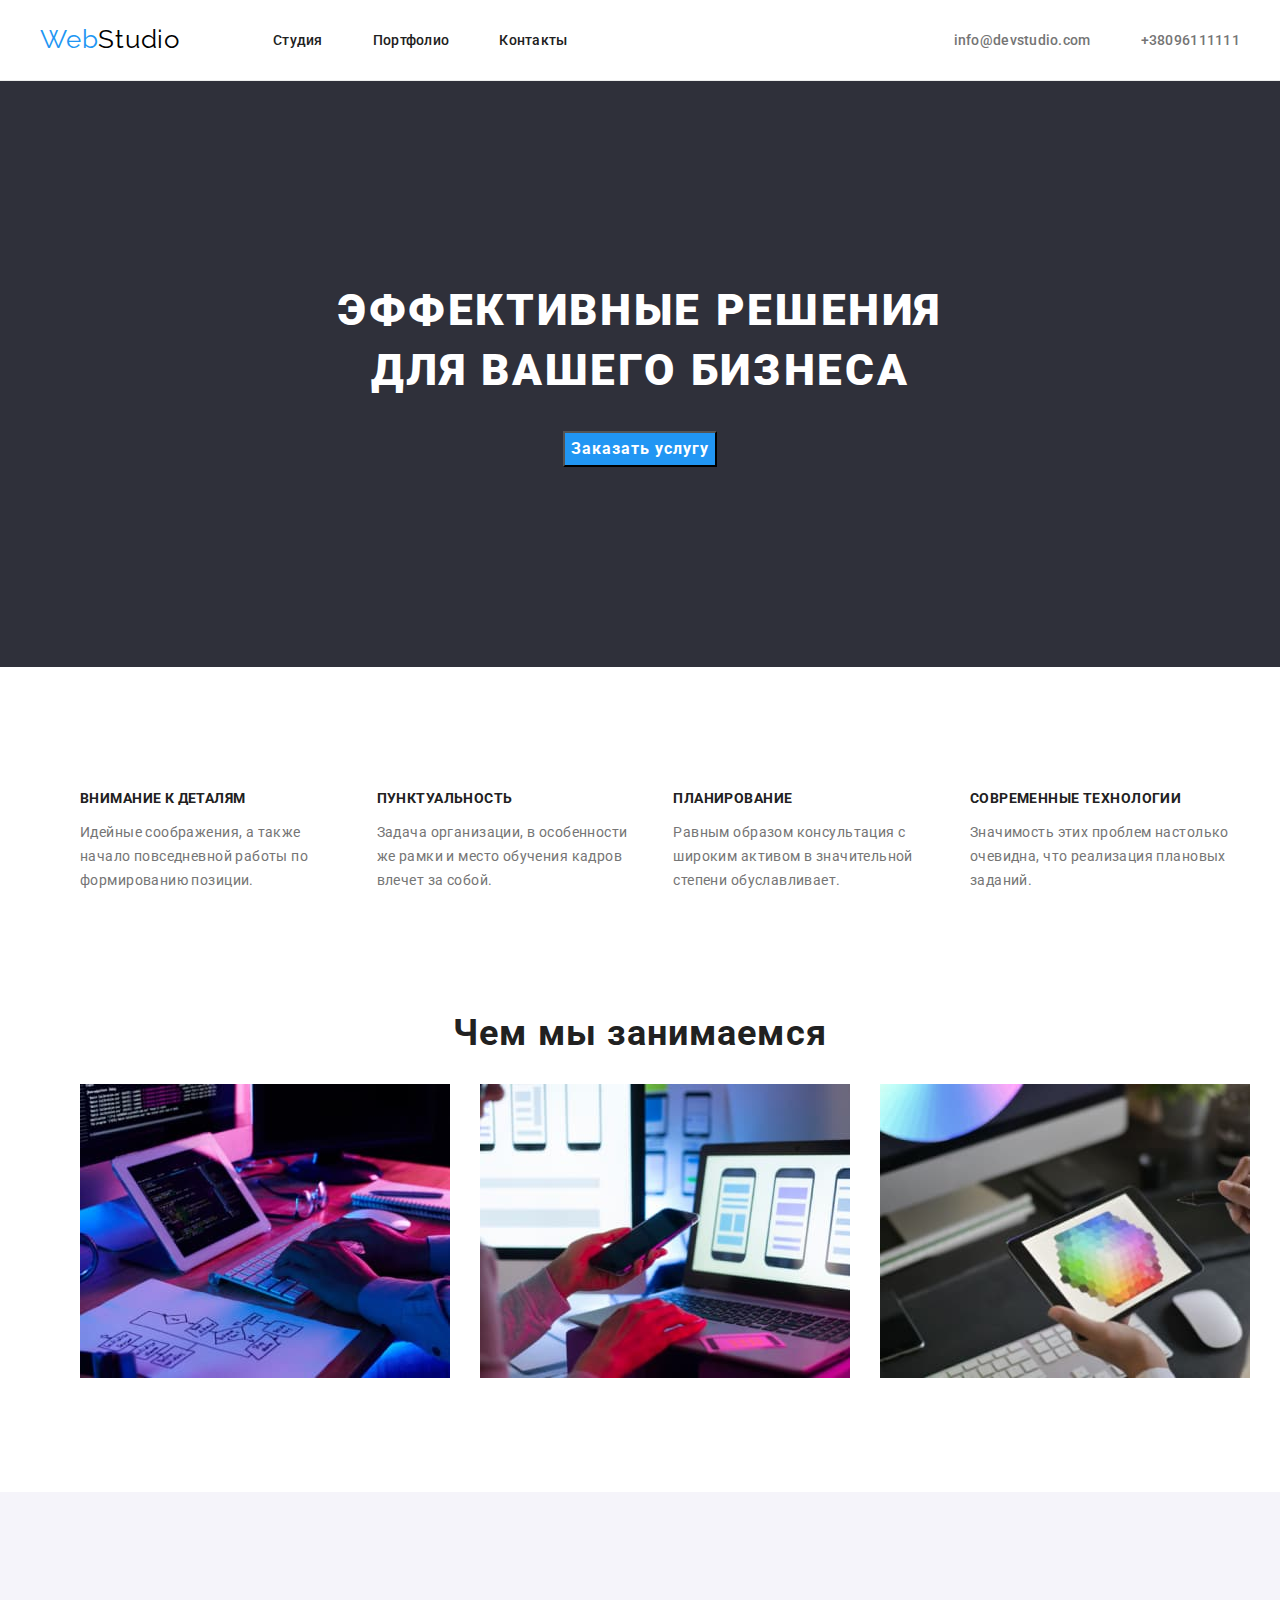
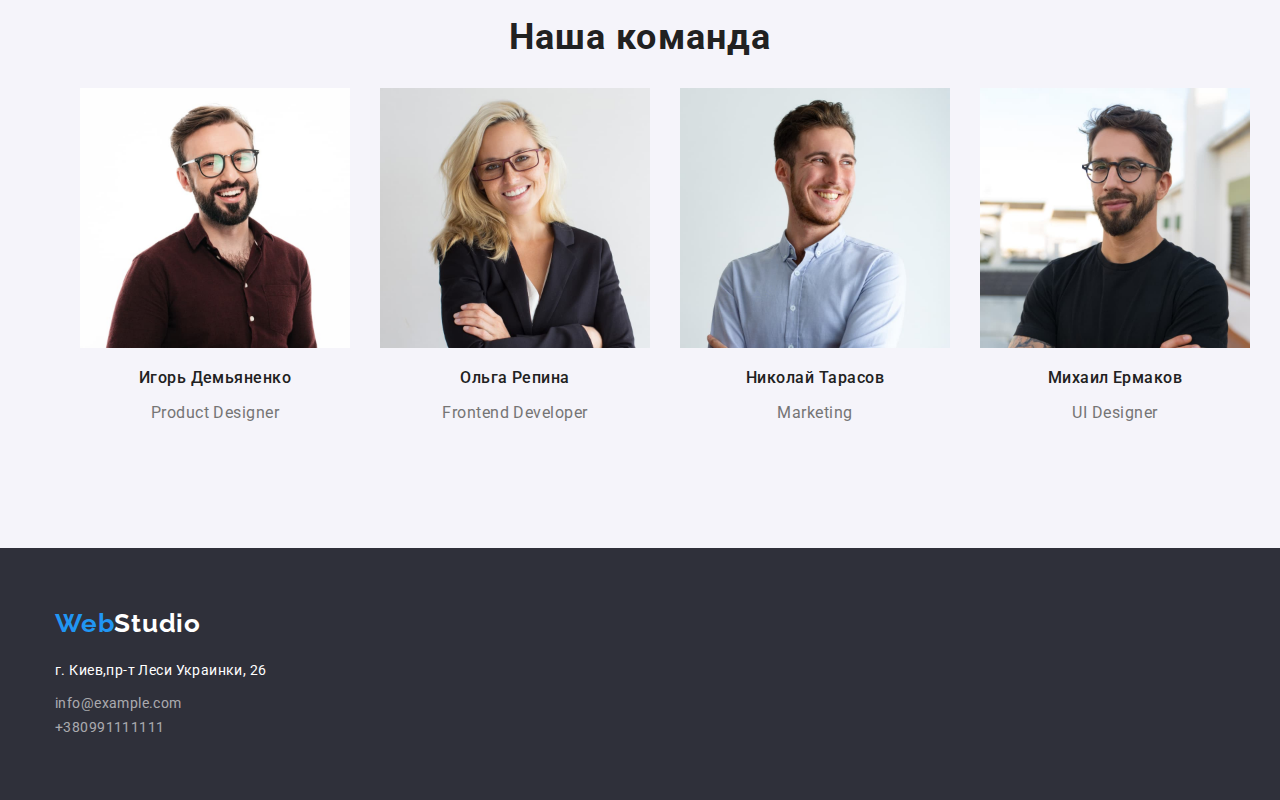
<file: index.html>
<!DOCTYPE html>
<html lang="ru">
<head>
  <meta charset="UTF-8">
  <meta name="viewport" content="width=device-width, initial-scale=1.0">
  <title>Web Studio</title>
  <link rel="stylesheet" href="./css/modern-normalize.css">
  <link rel="stylesheet" href="./css/style.css">
  <link rel="stylesheet" href="./css/variables.css">
  <link rel="preconnect" href="https://fonts.gstatic.com">
  <link href="https://fonts.googleapis.com/css2?family=Raleway:wght@700&display=swap" rel="stylesheet">
  <link rel="preconnect" href="https://fonts.gstatic.com">
  <link href="https://fonts.googleapis.com/css2?family=Raleway:wght@700&family=Roboto:wght@400;500;700;900&display=swap" rel="stylesheet">
</head>
<body>
  <header class="header">
    <!-- CONTAINER -->
    <div class="container">
       <nav class="header-nav">
          <a href="" class="logo">Web<span class="logo-span">Studio</span></a>
             <ul class="site-nav list">
          <li><a href="" class="link">Студия</a></li>
          <li><a href="./portfolio.html" class="link">Портфолио</a></li>
          <li><a href="" class="link">Контакты</a></li>
            </ul>
       
       <ul class="auto-nav list">
          <li><a href="mailto:info@devstudio.com" class="link">info@devstudio.com</a></li>
          <li><a href="tel:+38096111111" class="link">+38096111111</a></li>
       </ul>
      </nav>
    </div>
<!-- CONTAINER -->
  </header>

  <main>

    <!-- hero -->

    <section class="hero"> 
      <!-- CONTAINER -->
      <div class="container">
         <h1 class="hero-title">ЭФФЕКТИВНЫЕ РЕШЕНИЯ <br>ДЛЯ ВАШЕГО БИЗНЕСА</h1>
         <button type="button" class="hero-button">Заказать услугу</button>
      </div>
    </section>


    <!-- секция преимущества -->

  <section class="advantages">
    <!-- CONTAINER -->
    <div class="container">

    <ul class="advantages-list">
      <li class="item">
        <h3 class="title">ВНИМАНИЕ К ДЕТАЛЯМ</h3>
        <p>
          Идейные соображения, а также начало повседневной работы по формированию позиции.
        </p> 
      </li>

      <li class="item">
        <h3 class="title">ПУНКТУАЛЬНОСТЬ</h3>
        <p>
          Задача организации, в особенности же рамки и место обучения кадров влечет за собой.
        </p> 
      </li>

      <li class="item">
        <h3 class="title">ПЛАНИРОВАНИЕ</h3>
        <p>
          Равным образом консультация с широким активом в значительной степени обуславливает.
        </p> 
      </li>

      <li class="item">
        <h3 class="title">СОВРЕМЕННЫЕ ТЕХНОЛОГИИ</h3>
        <p>
          Значимость этих проблем настолько очевидна, что реализация плановых заданий.
        </p> 
      </li>
    </ul> 
  </div>
  <!-- CONTAINER -->
  </section>

  <!-- work -->

  <section class="work">
<!-- CONTAINER -->
    <div class="container">
     <h2 class="title-w-t">Чем мы занимаемся</h2>
      <ul class="work-list">
        <li class="work-images">
          <img src="./images/box1(1).jpg" alt="проектируем приложения для компьютеров" width="370"/>
        </li>
        <li class="work-images">
          <img src="./images/box2(1).jpg" alt="проектируем приложения для мобильных телефонов" width="370"/>
        </li>
        <li class="work-images">
          <img src="./images/box3(1).jpg" alt="проектируем приложения для планшетов" width="370"/>
        </li>
      </ul>
    </div>
    <!-- CONTAINER -->
  </section>

<!-- team -->

  <section class="team">
    <!-- CONTAINER -->
    <div class="container">
    <h2 class="title-w">Наша команда</h2>
    <ul class="team-list">
      <li class="team-item">
        <img src="./images/img(1)(1).jpg" alt="Игорь Демьяненко" width="270"/>
        <h3 class="title-t">Игорь Демьяненко</h3>
        <p class="text-team">Product Designer</p>

      </li>
      <li class="team-item">
        <img src="./images/img(2)(1).jpg" alt="Ольга Репина" width="270"/>
        <h3 class="title-t">Ольга Репина</h3>
        <p class="text-team">Frontend Developer</p>

      </li>
      <li class="team-item">
        <img src="./images/img(3)(1).jpg" alt="Николай Тарасов" width="270"/>
        <h3 class="title-t">Николай Тарасов</h3>
        <p class="text-team">Marketing</p>

      </li>
      <li class="team-item">
        <img src="./images/img(4)(1).jpg" alt="Михаил Ермаков" width="270"/>
        <h3 class="title-t">Михаил Ермаков</h3>
        <p class="text-team">UI Designer</p>

      </li>
    </ul>
    </div>
    <!-- CONTAINER -->
  </section>
</main>

<footer class="footer">
<!-- CONTAINER -->
<div class="container">
  <div class="footer-name">
       <a href="" class="footer-logo">Web<span class="footer-span">Studio</span></a>
  </div>
  <address>    
        <p class="footer-address">г. Киев,пр-т Леси Украинки, 26</p>
    <ul class="footer-list">
      <li>
        <a href="mailto:info@example.com" class="link">info@example.com</a>
      </li>
      <li>
        <a href="tel:+380991111111" class="link">+380991111111</a>
      </li>
    </ul>
  </address>
</div>
</footer>
</body>
</html>
</file>
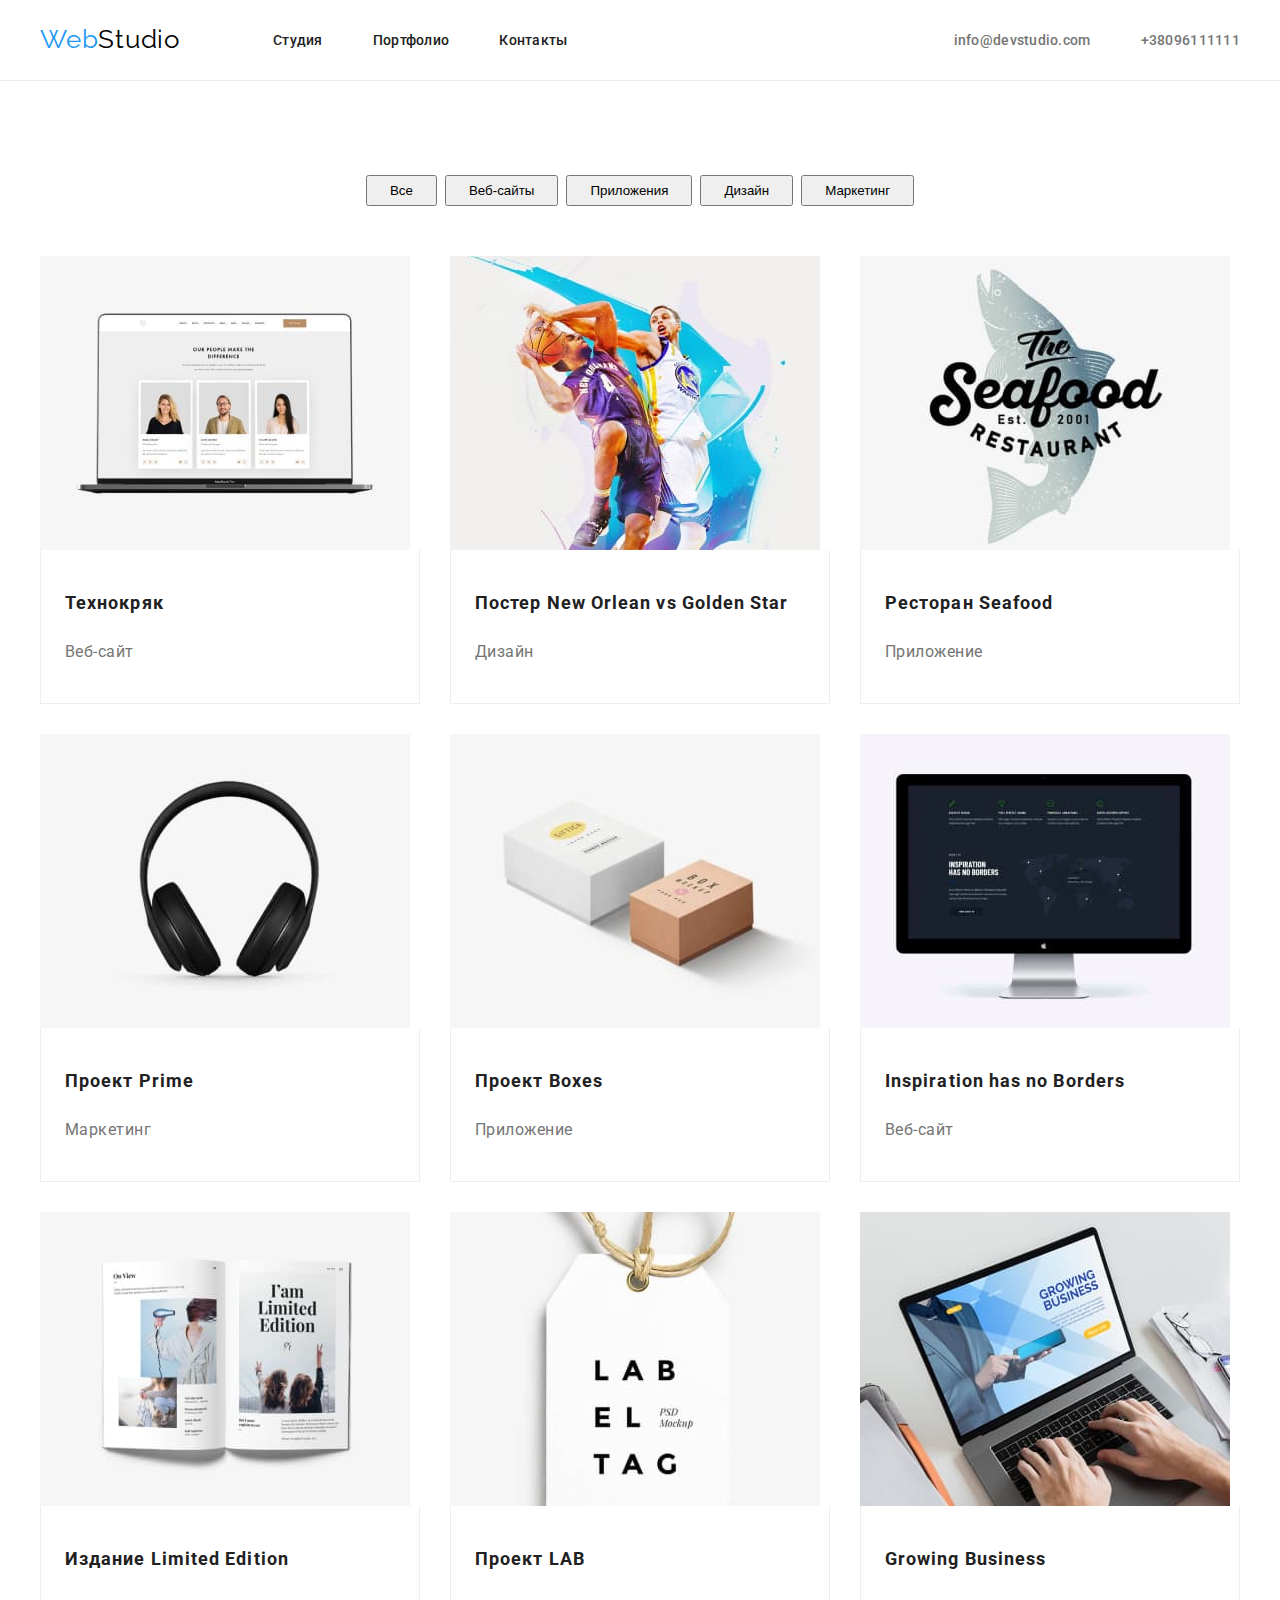
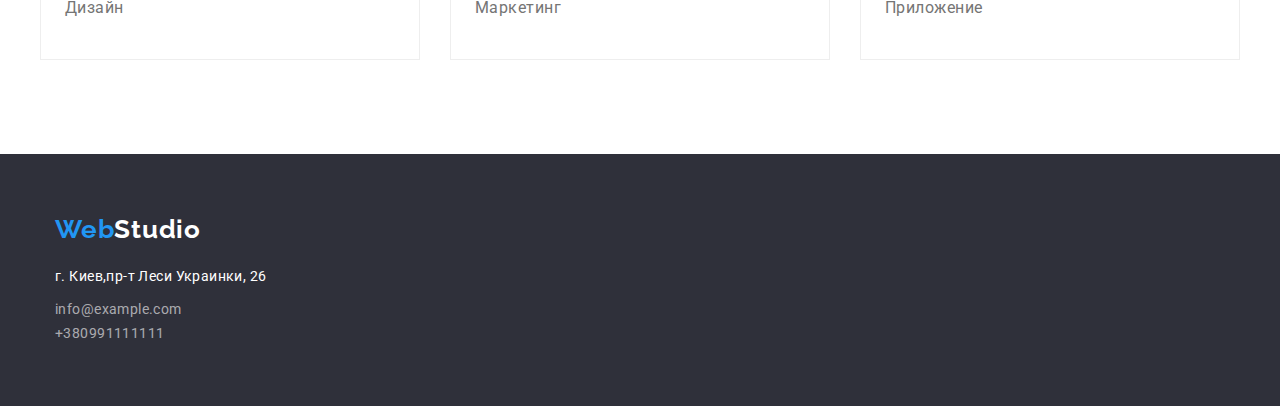
<file: portfolio.html>
<!DOCTYPE html>

<html lang="ru">
<head>
  <meta charset="UTF-8">
  <meta name="viewport" content="width=device-width, initial-scale=1.0">
  <title>Portfolio</title>
  <link rel="stylesheet" href="./css/modern-normalize.css">
  <link rel="stylesheet" href="./css/style.css">
  <link rel="stylesheet" href="./css/variables.css">
  <link rel="preconnect" href="https://fonts.gstatic.com">
  <link href="https://fonts.googleapis.com/css2?family=Raleway:wght@700&display=swap" rel="stylesheet">
  <link rel="preconnect" href="https://fonts.gstatic.com">
  <link href="https://fonts.googleapis.com/css2?family=Raleway:wght@700&family=Roboto:wght@400;500;700;900&display=swap" rel="stylesheet">
</head>
<body>
  <header class="header">
    <!-- CONTAINER -->
    <div class="container">
    <nav class="header-nav">
    <a href="" class="logo">Web<span class="logo-span">Studio</span></a>
    <ul class="site-nav list">
      <li><a href="./index.html" class="link">Студия</a></li>
      <li><a href="" class="link">Портфолио</a></li>
      <li><a href="" class="link">Контакты</a></li>
    </ul>
    
    <ul class="auto-nav list">
      <li><a href="mailto:info@devstudio.com" class="link">info@devstudio.com</a></li>
      <li><a href="tel:+38096111111" class="link">+38096111111</a></li>
    </ul>
    </nav>
  </div>
  <!-- CONTAINER -->
  </header>
 
  <!-- CONTAINER -->

  <main>

    <section class="portfolio"> 
    <!-- Portfolio -->
    <div class="container-portfolio">
   
      <ul class="card-set">
        <li class="item-portfolio"> <button type="button" class="button">Все</button></li>
        <li class="item-portfolio"> <button type="button" class="button">Веб-сайты</button></li>
        <li class="item-portfolio"> <button type="button" class="button">Приложения</button></li>
        <li class="item-portfolio"> <button type="button" class="button">Дизайн</button></li>
        <li class="item-portfolio"> <button type="button" class="button">Маркетинг</button></li>
      </ul>

      
      <ul class="site">
        <li class="site-card">
          <article class="card">
            <div class="card-thumb">
               <img src="./images/img(5).jpg" alt="веб-сайт" width="370"/>
            </div>

          <div class="card-content">
            <h2 class="site-title">Технокряк</h2>
            <p class="site-text">Веб-сайт</p>
          </div>
          </article>
        </li>

        <li class="site-card">
          <article class="card">
            <div class="card-thumb">
              <img src="./images/img(6).jpg" alt="Дизайн" width="370"/>
            </div>

            <div class="card-content">
              <h2 class="site-title">Постер New Orlean vs Golden Star</h2>
              <p class="site-text">Дизайн</p>
            </div>
          </article>
        </li>

        <li class="site-card">
          <article class="card">
            <div class="card-thumb">
              <img src="./images/img(7).jpg" alt="Приложение" width="370"/>
            </div>

            <div class="card-content">
              <h2 class="site-title">Ресторан Seafood</h2>
              <p class="site-text">Приложение</p>
            </div>
          </article>
        </li>

        <li class="site-card">
          <article class="card">
            <div class="card-thumb">
               <img src="./images/img(8).jpg" alt="Маркетинг" width="370"/>
            </div>
            
            <div class="card-content">
               <h2 class="site-title">Проект Prime</h2>
               <p class="site-text">Маркетинг</p>
            </div>
          </article>
        </li>

        <li class="site-card">
          <article class="card">
            <div class="card-thumb">
               <img src="./images/img(9).jpg" alt="Приложение" width="370"/>
            </div>

            <div class="card-content">
               <h2 class="site-title">Проект Boxes</h2>
               <p class="site-text">Приложение</p>
            </div>
          </article>
        </li>
        
        <li class="site-card">
          <article class="card">
            <div class="card-thumb">
               <img src="./images/img(10).jpg" alt="Веб-сайт" width="370"/>
              </div>
            
              <div class="card-content">
               <h2 class="site-title">Inspiration has no Borders</h2>
               <p class="site-text">Веб-сайт</p>
              </div>
          </article>
        </li>

        <li class="site-card">
          <article class="card">
            <div class="card-thumb">
               <img src="./images/img(11).jpg" alt="Дизайн" width="370"/>
            </div>

            <div class="card-content">
               <h2 class="site-title">Издание Limited Edition</h2>
               <p class="site-text">Дизайн</p>
            </div>
          </article>
        </li>

        <li class="site-card">
          <article class="card">
            <div class="card-thumb">
               <img src="./images/img(12).jpg" alt="Маркетинг" width="370"/>
            </div>
          
            <div class="card-content">
               <h2 class="site-title">Проект LAB</h2>
               <p class="site-text">Маркетинг</p>
            </div>
          </article>
        </li>

        <li class="site-card">
          <article class="card">
            <div class="card-thumb">
               <img src="./images/img(13).jpg" alt="Приложение" width="370"/>
            </div>
          
            <div class="card-content">
               <h2 class="site-title">Growing Business</h2>
               <p class="site-text">Приложение</p>
            </div>
          </article>
        </li>

        </ul>           
      </div>
    </section>
  </main>


  <footer class="footer">
    <!-- CONTAINER -->
    <div class="container">
      <div class="footer-name">
           <a href="" class="footer-logo">Web<span class="footer-span">Studio</span></a>
      </div>
      <address>    
            <p class="footer-address">г. Киев,пр-т Леси Украинки, 26</p>
        <ul class="footer-list">
          <li>
            <a href="mailto:info@example.com" class="link">info@example.com</a>
          </li>
          <li>
            <a href="tel:+380991111111" class="link">+380991111111</a>
          </li>
        </ul>
      </address>
    </div>
    </footer>
  </body>
  </html>
</file>
<file: css/style.css>
:root { 

  --blue-text: rgba(33, 150, 243, 1); 

  --logo-text: rgba(0, 0, 0, 1); 

  --black-text: rgba(33,33,33,1);


  --grey-text: rgba(117,117,117,1); 


  --white-text-op60: rgba(255, 255, 255, 0.6);
  
  --white-text: rgba(255,255,255,1); 


  --background-white: rgba(245,244,250,1); 

  --background-black: rgba(47,48,58,1);

  --card-set-gap: 30px;


}

body { 
  font-family: Roboto, sans-serif;
  margin: 0;
}

.img {
  display: block;
  max-width: 100%;
  height: auto; 
}

.container {
  width: 1200px;
  padding-left: 15px;
  padding-right: 15px;
  margin-left: auto;
  margin-right: auto;

  /* border: 1px solid red; */
}


p {
  color: var(--grey-text);
  font-size: 14px;
  line-height: 1.71;
  letter-spacing: 0.03em;
}

.title {
  color: var(--black-text);
  font-style: normal;
  font-weight: bold;
  font-size: 14px;
  line-height: 1.14;
  letter-spacing: 0.03em;
}

.title-w-t {
  color: var(--black-text);
  font-weight: bold;
  font-size: 36px;
  line-height: 1.17;
  letter-spacing: 0.03em;
}

.title-w {
  color: var(--black-text);
  font-weight: bold;
  font-size: 36px;
  line-height: 1.17;
  letter-spacing: 0.03em;
}

.title-t {
  color: var(--black-text);
  font-weight: 500;
  font-size: 16px;
  line-height: 1.19;
  letter-spacing: 0.03em;
}

/* HEADER */

.header {
  padding-top: 24px;
  padding-bottom: 25px;
  border-bottom: 1px solid rgba(236, 236, 236, 1);
}

.logo {
  color: var(--blue-text);
  font-family: Raleway, sans-serif;
  font-size: 26px;
  line-height: 1,19;
  letter-spacing: 0.03em;
  text-decoration: none;

} 

.logo-span {
  color: var(--logo-text);
  font-family: Raleway, sans-serif;
  font-size: 26px;
  line-height: 1.19;
  letter-spacing: 0.03em;
  text-decoration: none;

}

ul {
  list-style: none;
}  

.header-nav,
.site-nav,
.auto-nav  {
  display: flex;
}

.header-nav {
  justify-content: space-between;
  align-items: center;
}


/* site-nav */

.site-nav li:not(:last-child) {
  margin-right: 50px;
}

.site-nav {
  padding-left: 0;
  margin-left: 93px;
}


.site-nav .link {
  color: var(--black-text);
  font-weight: 500;
  font-size: 14px;
  line-height: 1.14;
  letter-spacing: 0.02em;
  text-decoration: none;

}

.site-nav .link:hover, 
.site-nav .link:focus {
  color: var(--blue-text);
  letter-spacing: 0.02em;

}

.site-nav, 
.auto-nav {
  margin-top: 0;
  margin-bottom: 0;
}

/* auth-nav */

.auto-nav {
  margin-left: auto;
}

.auto-nav .link  {
  color: var(--grey-text);
  font-weight: 500;
  font-size: 14px;
  line-height: 1.14;
  letter-spacing: 0.02em;
  text-decoration: none;

}

.auto-nav .link:hover,
.auto-nav .link:focus {
  color: var(--blue-text);
  letter-spacing: 0.02em;

}

.auto-nav li:not(:last-child) {
  margin-right: 50px;
}

/* hero */

.hero {
  background-color: var(--background-black);
  text-align: center;
  padding-top: 200px;
  padding-bottom: 200px;
}

.hero-title {
  color: var(--white-text);
  font-weight: 900;
  font-size: 44px;
  line-height: 1.36;
  letter-spacing: 0.06em;
  margin: 0;
  padding-bottom: 30px;
  
}

.hero-button {
  font-family: Roboto, sans-serif;
  color: var(--white-text);
  background-color: var(--blue-text);
  font-style: normal;
  font-weight: bold;
  font-size: 16px;
  line-height: 1.88;
  letter-spacing: 0.06em;
}

.advantages {
  padding-top: 94px ;
  padding-bottom: 90px;
}

.advantages-list {
  display: flex;
  flex-wrap: wrap ;
  justify-content: space-between;
}

.advantages-list .item {
  width: 270px;
}

.advantages-list .item :not(:last-child) {
  margin-right: 30px;
}

.text-team {   
  color: var(--grey-text);
  font-size: 16px;
  line-height: 1.19;
  letter-spacing: 0.03em;
}

.team {
  background-color: var(--background-white);
}

/* WORK */

.work {
  padding-bottom: 94px;
}

.work-list,
.title-w-t {
  display: flex;
}

.title-w-t {
  justify-content: center;
  margin-top: 0;
}

.work-images {
  width: 370px;
}

.work-list {
  margin-top: 0;
  justify-content: space-between;
}

.work-list .work-images:not(:last-child) {
  margin-right: 30px;
}

/* TEAM */

.team {
  padding-top: 94px;
  padding-bottom: 94px;
}

.team-list,
.title-w { 
  display: flex;
  justify-content: center;
}

.team-list {
  margin-top: 0px;
  justify-content: space-between;
}

.team-list .team-item:not(:last-child) {
  margin-right: 30px;
}

.title-t,
.text-team {
  text-align: center;
}


/* footer */

.footer{
  padding-top: 60px;
  padding-bottom: 60px;
}

.footer-address {
  display: flex;
}

.footer-address {
  margin-top: 20px;
  margin-bottom: 9px;
  padding-left: 15px;
}

.footer-name {
  padding-left: 15px;
}

.footer-list {
  margin: 0;
  padding-left: 15px;
}

.footer {
  background-color: var(--background-black);
  letter-spacing: 0.03em;
}

.footer-logo {
  color: var(--blue-text);
  font-family: Raleway, sans-serif;
  font-style: normal;
  font-weight: bold;
  font-size: 26px;
  line-height: 1.19;
  letter-spacing: 0.03em;
  text-decoration: none;
} 

.footer-span {
  color: var(--white-text);
  font-family: Raleway, sans-serif;
  font-style: normal;
  font-weight: bold;
  font-size: 26px;
  line-height: 1.19;
  letter-spacing: 0.03em;
  text-decoration: none;
}

.footer-address {
  color: var(--white-text);
  font-size: 14px;
  line-height: 1.71;
  letter-spacing: 0.03em;
}

.footer .link {
  color: var(--white-text-op60);
  font-size: 14px;
  line-height: 1.71;
  letter-spacing: 0.03em;
  text-decoration: none;
}

.footer .link:hover,
.footer .link:focus {
  color: var(--blue-text);
  letter-spacing: 0.03em;
}

/* кнопки */
.main .button  {
  background-color: var(--backgroung-white);
  color: var(--black-text);
  font-weight: 500;
  font-size: 16px;
  line-height: 1.63;
  letter-spacing: 0.03em;
  font-family: inherit;
}

.button:hover,
.button:focus {
  color: var(--white-text);
  background-color: var(--blue-text);
  letter-spacing: 0.03em;
}

/* portfolio-site */
.site-title {
  color: var(--black-text);
  font-weight: bold;
  font-size: 18px;
  line-height: 2;
  letter-spacing: 0.06em;
}

.site-text {
  color: var(--grey-text);
  font-size: 16px;
  line-height: 1.88;
  letter-spacing: 0.03em;
}

/* portfolio container */

.container-portfolio {
  width: 1200px;
  padding-left: 15px;
  padding-right: 15px;
  margin-left: auto;
  margin-right: auto;

  /* border: 1px solid red; */
}

.portfolio { 
  padding-top: 94px;
  padding-bottom: 94px;
}


/* card-set */

.card-set {
  
  padding: 0;
  margin-top: 0;
  margin-bottom: 50px;
  
  display: flex;
  justify-content: center;
}

.card-set .item-portfolio:not(:last-child) {
  margin-right: 8px;
}

.item-portfolio .button {
  padding: 6px 22px;
}

.site {

  /* outline: 1px solid blue; */
  padding: 0; 
  margin: 0; 
  display: flex;
  flex-wrap: wrap;
  margin-left: calc( -1 * var(--card-set-gap));
  margin-top: calc( -1 * var(--card-set-gap));
}

.site >.site-card {
  flex-basis: calc(100% / 3 - var(--card-set-gap));
  margin-left: var(--card-set-gap);
  margin-top: var(--card-set-gap);
}

.card-thumb { 
  
  /* outline: 1px solid red; */
  width: 370px;
  height: 294px;
  margin-right: 0;
} 

/* .site-card {
  outline: 1px solid red;
} */

.card-content {
  padding: 20px 24px;
  border: 1px solid rgba(238, 238, 238, 1);
  border-top: 0;
}
</file>
<file: css/variables.css>
:root { 

  --blue-text: rgba(33, 150, 243, 1); 

  --logo-text: rgba(0, 0, 0, 1); 

  --black-text: rgba(33,33,33,1);


  --grey-text: rgba(117,117,117,1); 


  --white-text-op60: rgba(255, 255, 255, 0.6);
  
  --white-text: rgba(255,255,255,1); 


  --background-white: rgba(245,244,250,1); 

  --background-black: rgba(47,48,58,1);

}
</file>
